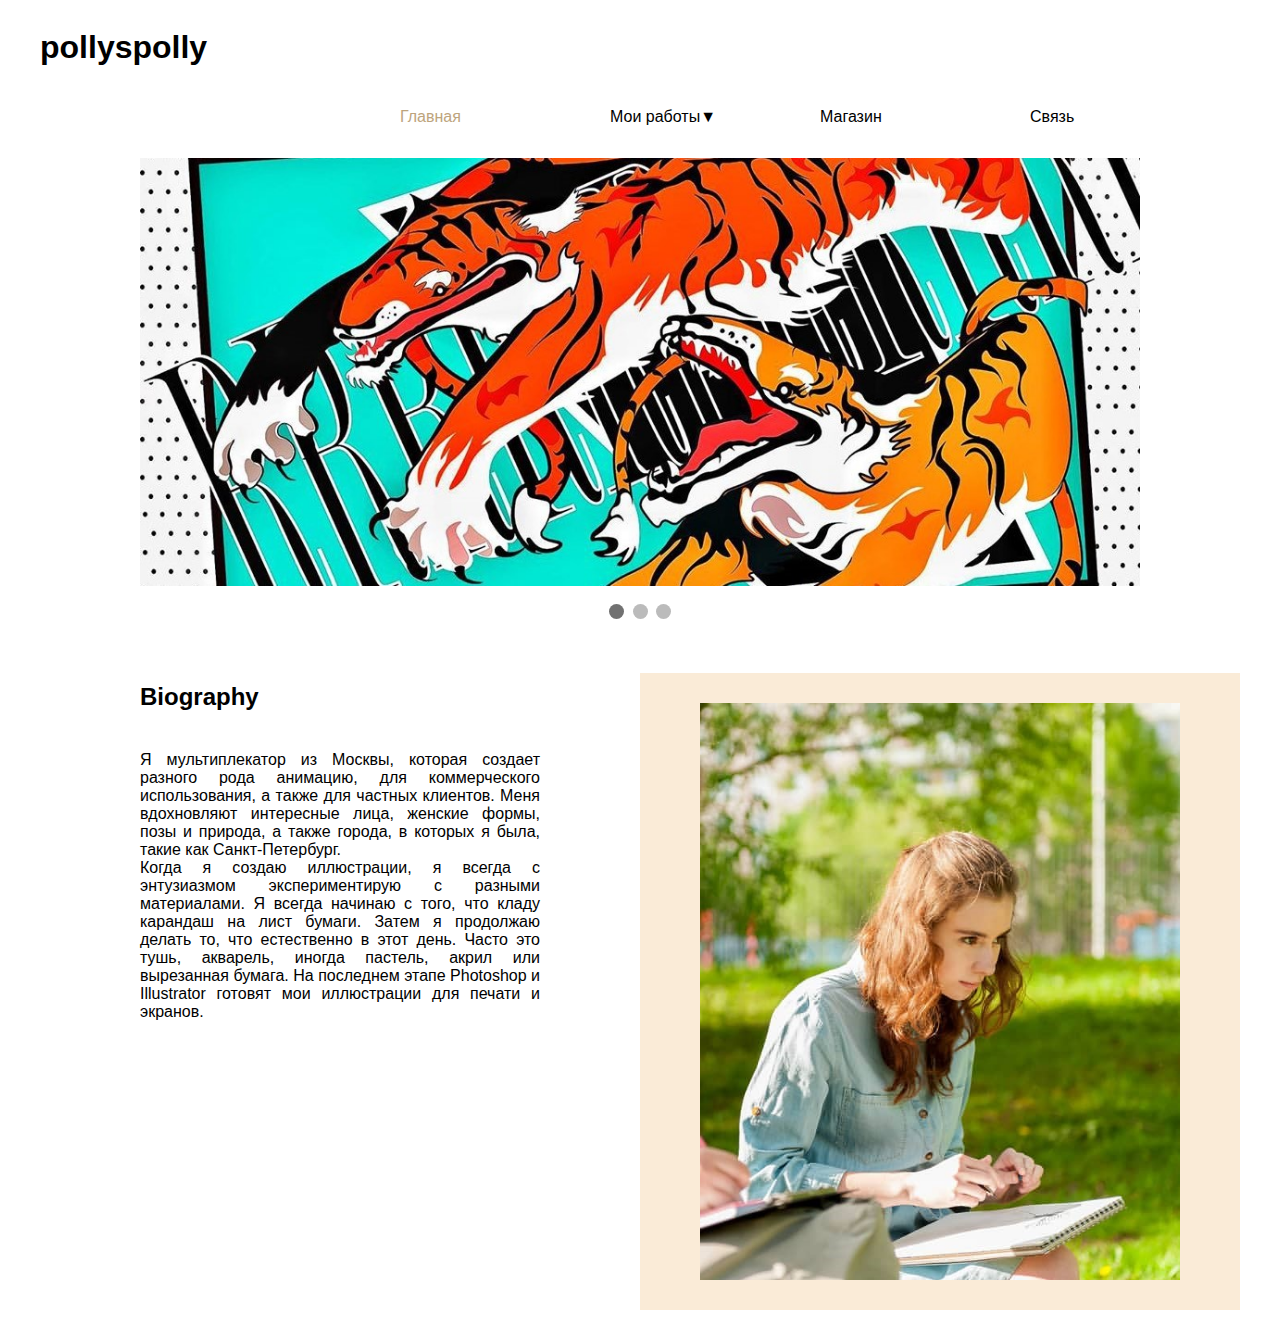
<file: index.html>
<!DOCTYPE html>
<html lang="ru">
<head>
    <meta charset="UTF-8">
    <title>Index</title>
    <link rel="stylesheet" href="style.css" type="text/css">
    <script src="https://ajax.googleapis.com/ajax/libs/jquery/3.5.1/jquery.min.js"></script>
    <script src="js.js"></script>
</head>
<body> 
    <div class="main">
        <div class="header">
            <h1>pollyspolly</h1>
            <div class="hamburger-menu">
                <input id="menu__toggle" type="checkbox" />
                <label class="menu__btn" for="menu__toggle">
                    <span></span>
                </label>
                <ul class="menu__box">
                    <li><a class="menu__item active_nav" href="index.html">Главная</a></li>
                    <!--<li><a class="menu__item headersubmenubottom">Мои работы</a></li>-->
                    <li class="dropdown">
                        <p onclick="tapTapMenu(this)" class="headersubmenubottom menu__item">Мои работы</p>
                        <div class="submenumobile dropdown_aqua">
                            <ul>
                                <li>
                                    <a href="digital.html">Digital art</a>
                                </li>
                                <li>
                                    <a href="traditional.html">Traditional art</a>
                                </li>
                                <li class="dropdown">
                                    <p onclick="tapTapMenu(this)" class="headersubmenuright">Sketch</p>
                                    <div class="submenumobile dropdown_aquamarine">
                                        <ul>
                                            <li>
                                                <a class="hrefyear" href="sketch.html?year=2015">2015</a>
                                            </li>
                                            <li>
                                                <a class="hrefyear" href="sketch.html?year=2016">2016</a>
                                            </li>
                                            <li>
                                                <a class="hrefyear" href="sketch.html?year=2017">2017</a>
                                            </li>
                                            <li>
                                                <a class="hrefyear" href="sketch.html?year=2018">2018</a>
                                            </li>
                                            <li>
                                                <a class="hrefyear" href="sketch.html?year=2019">2019</a>
                                            </li>
                                            <li>
                                                <a class="hrefyear" href="sketch.html?year=2020">2020</a>
                                            </li>
                                        </ul>
                                    </div>
                                </li>
                                <li>
                                    <a href="3D.html">3D art</a>
                                </li>
                                <li>
                                    <a href="characters.html">Персонажи</a>
                                </li>
                            </ul>
                        </div>
                    </li>
                    <li><a class="menu__item" href="shop.html">Магазин</a></li>
                    <li><a class="menu__item" href="contact.html">Связь</a></li>
                </ul>
            </div>
            <div class="menu">
                <ul >
                    <li>
                        <a class="active_nav" href="index.html">Главная</a>
                    </li>
                    <li class="dropdown">
                        <p class="headersubmenubottom">Мои работы</p>
                        <div class="submenu">
                            <ul>
                                <li>
                                    <a href="digital.html">Digital art</a>
                                </li>
                                <li>
                                    <a href="traditional.html">Traditional art</a>
                                </li>
                                <li class="dropdownSketch">
                                    <p class="headersubmenuright">Sketch</p>
                                    <div class="submenu">
                                        <ul>
                                            <li>
                                                <a class="hrefyear" href="sketch.html?year=2015">2015</a>
                                            </li>
                                            <li>
                                                <a class="hrefyear" href="sketch.html?year=2016">2016</a>
                                            </li>
                                            <li>
                                                <a class="hrefyear" href="sketch.html?year=2017">2017</a>
                                            </li>
                                            <li>
                                                <a class="hrefyear" href="sketch.html?year=2018">2018</a>
                                            </li>
                                            <li>
                                                <a class="hrefyear" href="sketch.html?year=2019">2019</a>
                                            </li>
                                            <li>
                                                <a class="hrefyear" href="sketch.html?year=2020">2020</a>
                                            </li>
                                        </ul>
                                    </div>
                                </li>
                                <li>
                                    <a href="3D.html">3D art</a>
                                </li>
                                <li>
                                    <a href="characters.html">Персонажи</a>
                                </li>
                            </ul>
                        </div>
                    </li>
                    <li>
                        <a href="shop.html">Магазин</a>
                    </li>
                    <li>
                        <a href="contact.html">Связь</a>
                    </li>
                </ul>
            </div>
        </div>
        <div class="slider">
            <div class="slideshow-container">

                <div class="mySlides fade">
                    <img src="images/slider/slider1.png">
                </div>

                <div class="mySlides fade">
                    <img src="images/slider/slider2.jpg">
                </div>

                <div class="mySlides fade">
                    <img src="images/slider/PicsArt_11-24-11.04.24.jpg">
                </div>

            </div>
            <br>

            <div class="tochechki">
                <span class="dot"></span>
                <span class="dot"></span>
                <span class="dot"></span>
            </div>
        </div>
        <div class="info">
            <div class="info_text">
                <h2>Biography</h2>
                <p>Я мультиплекатор из Москвы, которая создает разного рода анимацию,
                    для коммерческого использования, а также для частных клиентов.
                    Меня вдохновляют интересные лица, женские формы, позы и природа, а также города,
                    в которых я была, такие как Санкт-Петербург.</p>
                <p>Когда я создаю иллюстрации, я всегда с энтузиазмом экспериментирую с разными материалами.
                    Я всегда начинаю с того, что кладу карандаш на лист бумаги.
                    Затем я продолжаю делать то, что естественно в этот день.
                    Часто это тушь, акварель, иногда пастель, акрил или вырезанная бумага.
                    На последнем этапе Photoshop и Illustrator готовят мои иллюстрации для печати и экранов.</p>
            </div>
            <div class="info_photo">
                <img src="images/photoPolly/glush.png">
            </div>
        </div>

    </div>

</body>
</html>
</file>
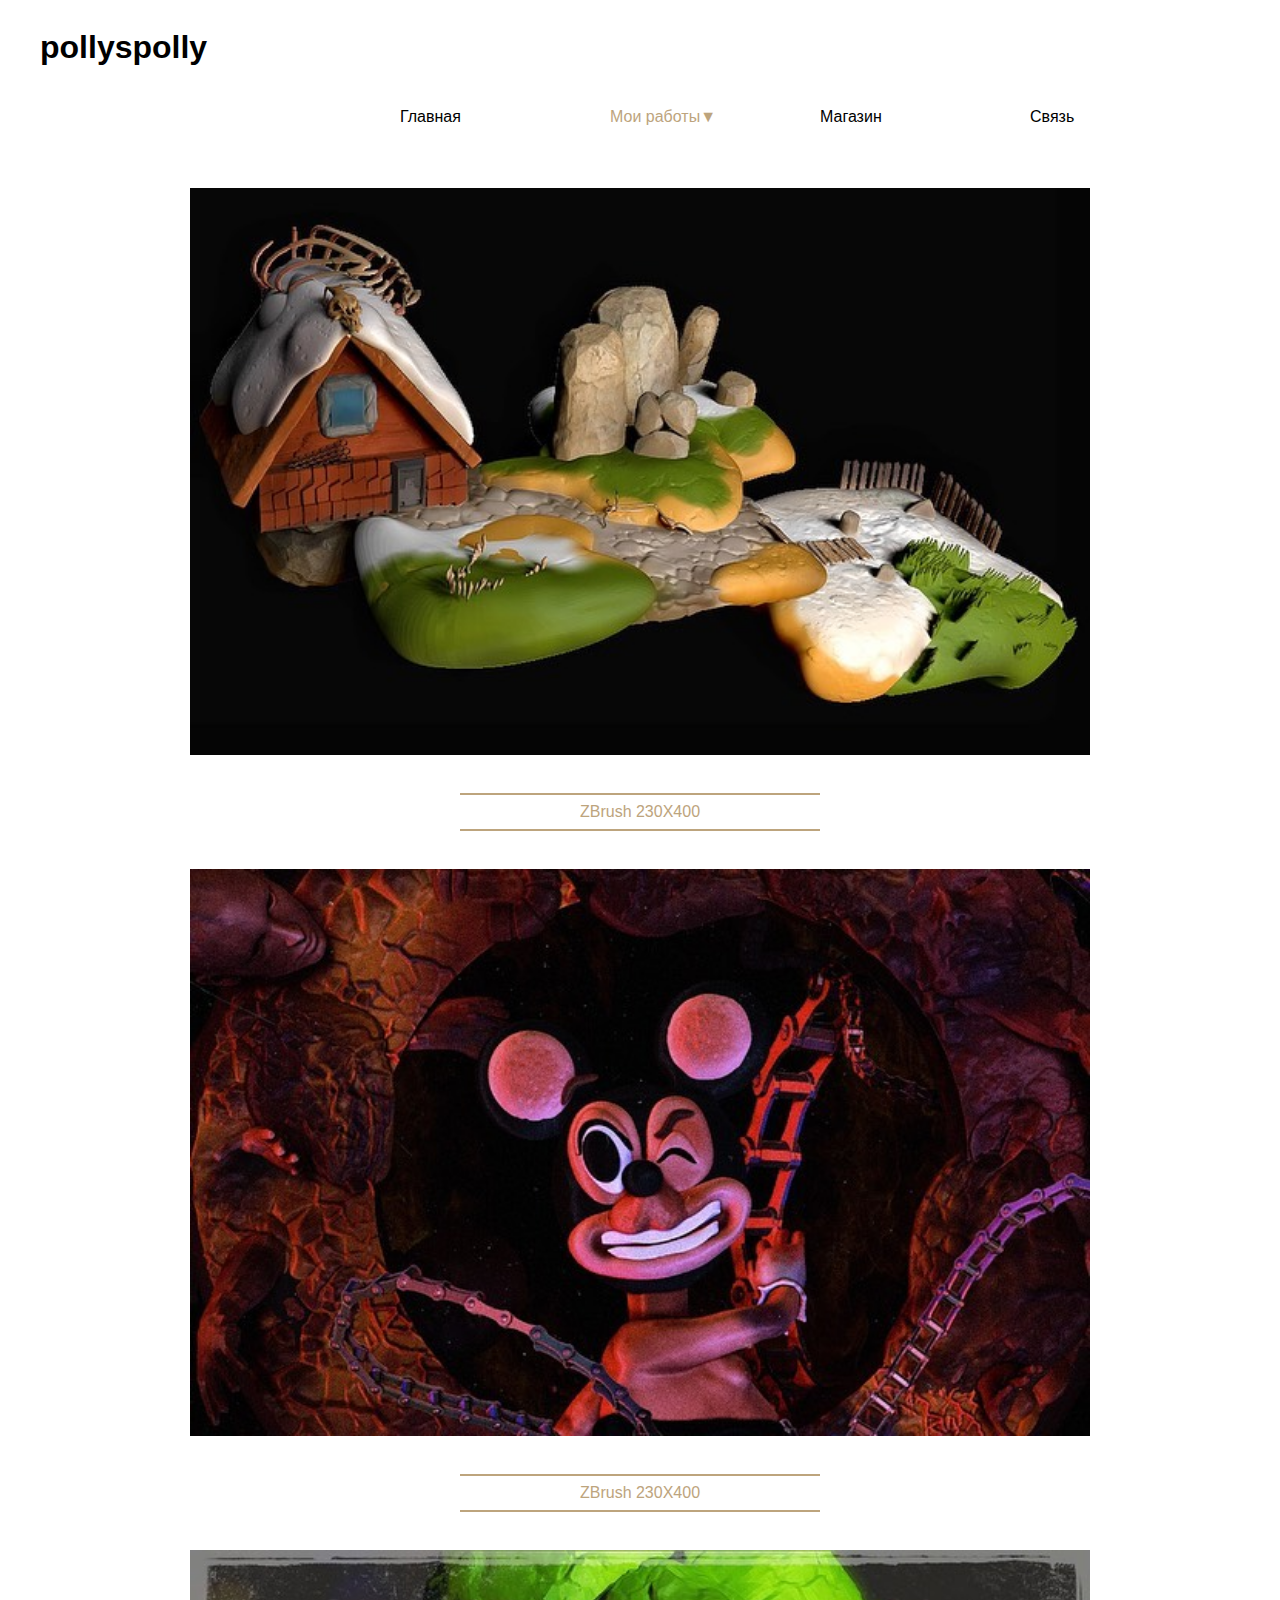
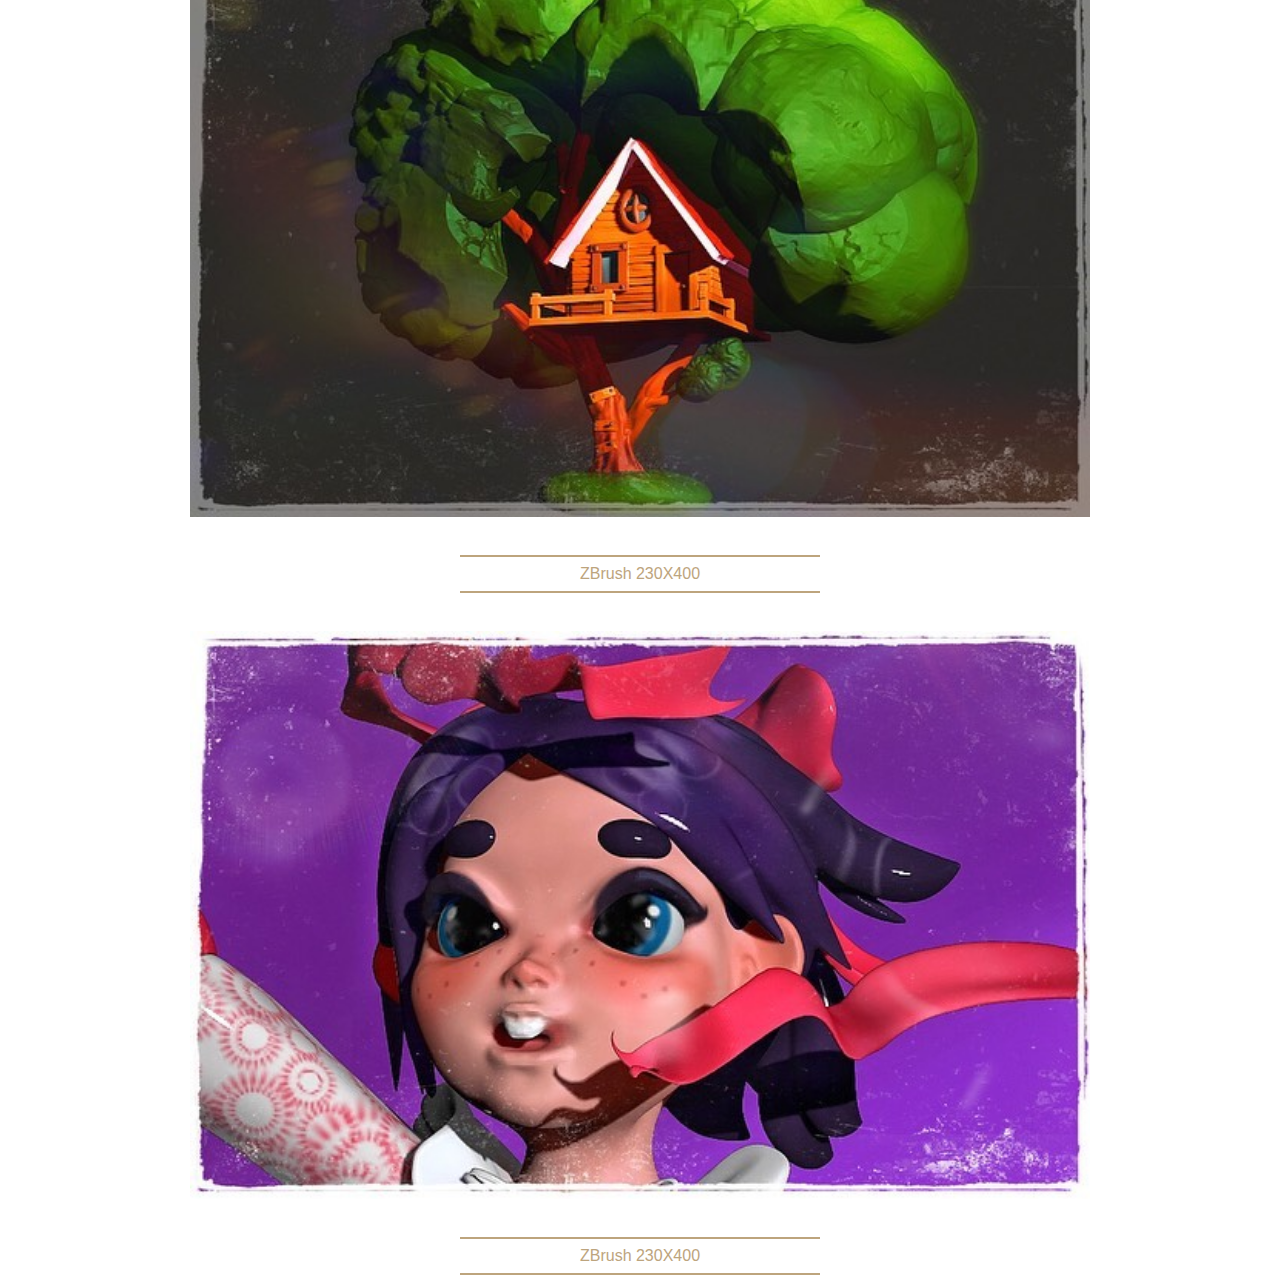
<file: 3D.html>
<!DOCTYPE html>
<html lang="ru">
<head>
    <meta charset="UTF-8">
    <title>3D</title>
    <link rel="stylesheet" href="style.css" type="text/css">
    <script src="https://ajax.googleapis.com/ajax/libs/jquery/3.5.1/jquery.min.js"></script>
    <script src="js.js"></script>
</head>
<body>
    <div class="main">
        <div class="header">
            <h1>pollyspolly</h1>
            <div class="hamburger-menu">
                <input id="menu__toggle" type="checkbox" />
                <label class="menu__btn" for="menu__toggle">
                    <span></span>
                </label>
                <ul class="menu__box">
                    <li><a class="menu__item" href="index.html">Главная</a></li>
                    <!--<li><a class="menu__item headersubmenubottom">Мои работы</a></li>-->
                    <li class="dropdown">

                        <p onclick="tapTapMenu(this)" class="headersubmenubottom menu__item active_nav">Мои работы</p>
                        <div class="submenumobile dropdown_aqua">
                            <ul>
                                <li>
                                    <a href="digital.html">Digital art</a>
                                </li>
                                <li>
                                    <a href="traditional.html">Traditional art</a>
                                </li>
                                <li class="dropdown">
                                    <p onclick="tapTapMenu(this)" class="headersubmenuright">Sketch</p>
                                    <div class="submenumobile dropdown_aquamarine">
                                        <ul>
                                            <li>
                                                <a class="hrefyear" href="sketch.html?year=2015">2015</a>
                                            </li>
                                            <li>
                                                <a class="hrefyear" href="sketch.html?year=2016">2016</a>
                                            </li>
                                            <li>
                                                <a class="hrefyear" href="sketch.html?year=2017">2017</a>
                                            </li>
                                            <li>
                                                <a class="hrefyear" href="sketch.html?year=2018">2018</a>
                                            </li>
                                            <li>
                                                <a class="hrefyear" href="sketch.html?year=2019">2019</a>
                                            </li>
                                            <li>
                                                <a class="hrefyear" href="sketch.html?year=2020">2020</a>
                                            </li>
                                        </ul>
                                    </div>
                                </li>
                                <li>
                                    <a class="active_nav" href="3D.html">3D art</a>
                                </li>
                                <li>
                                    <a href="characters.html">Персонажи</a>
                                </li>
                            </ul>
                        </div>
                    </li>
                    <li><a class="menu__item" href="shop.html">Магазин</a></li>
                    <li><a class="menu__item" href="contact.html">Связь</a></li>
                </ul>
            </div>
            <div class="menu">
                <ul >
                    <li>
                        <a href="index.html">Главная</a>
                    </li>
                    <li class="dropdown">

                        <p class="headersubmenubottom active_nav">Мои работы</p>
                        <div class="submenu">
                            <ul>
                                <li>
                                    <a href="digital.html">Digital art</a>
                                </li>
                                <li>
                                    <a href="traditional.html">Traditional art</a>
                                </li>
                                <li class="dropdownSketch">
                                    <p class="headersubmenuright">Sketch</p>
                                    <div class="submenu">
                                        <ul>
                                            <li>
                                                <a class="hrefyear" href="sketch.html?year=2015">2015</a>
                                            </li>
                                            <li>
                                                <a class="hrefyear" href="sketch.html?year=2016">2016</a>
                                            </li>
                                            <li>
                                                <a class="hrefyear" href="sketch.html?year=2017">2017</a>
                                            </li>
                                            <li>
                                                <a class="hrefyear" href="sketch.html?year=2018">2018</a>
                                            </li>
                                            <li>
                                                <a class="hrefyear" href="sketch.html?year=2019">2019</a>
                                            </li>
                                            <li>
                                                <a class="hrefyear" href="sketch.html?year=2020">2020</a>
                                            </li>
                                        </ul>
                                    </div>
                                </li>
                                <li>
                                    <a class="active_nav" href="3D.html">3D art</a>
                                </li>
                                <li>
                                    <a href="characters.html">Персонажи</a>
                                </li>
                            </ul>
                        </div>
                    </li>
                    <li>
                        <a href="shop.html">Магазин</a>
                    </li>
                    <li>
                        <a href="contact.html">Связь</a>
                    </li>
                </ul>
            </div>
        </div>
        <img onclick="showSlideshand(this)" src="images/d/_pollyspolly__20201104_1.png" class="image3D">

        <div class="modal">
            <div class="modal-content">
                <img class="close" src="images/crestic.svg">
                <!--<span class="close">&times;</span>-->
                <div class="modal-body">
                    <div class="slideshow-containerhand">
                        <div class="prev" onclick="plusSlides(-1)"><p>&#10094;</p></div>
                        <div class="mySlideshand fadehand">
                            <img src="images/d/_pollyspolly__20201104_1.png" style="width:100%">
                        </div>

                        <div class="mySlideshand fadehand">
                            <img src="images/d/_pollyspolly__20201104_4.png" style="width:100%">
                        </div>

                        <div class="mySlideshand fadehand">
                            <img src="images/d/_pollyspolly__20201104_5.png" style="width:100%">
                        </div>
                        <div class="mySlideshand fadehand">
                            <img src="images/d/_pollyspolly__20201104_3.png" style="width:100%">
                        </div>
                        <div class="mySlideshand fadehand">
                            <img src="images/d/_pollyspolly__20201104_2.png" style="width:100%">
                        </div>
                        <div class="next" onclick="plusSlides(1)"><p>&#10095;</p></div>

                    </div>
                </div>
            </div>
        </div>

        <div class="subimg">
            <hr><span>ZBrush 230X400</span><hr>
        </div>

        <img onclick="showSlideshand(this)" src="images/d/_pollyspolly__20201104_12.png" class="image3D">
        <div class="modal">
            <div class="modal-content">
                <img class="close" src="images/crestic.svg">
                <!--<span class="close">&times;</span>-->
                <div class="modal-body">
                    <div class="slideshow-containerhand">
                        <div class="prev" onclick="plusSlides(-1)"><p>&#10094;</p></div>
                        <div class="mySlideshand fadehand">
                            <img src="images/d/_pollyspolly__20201104_12.png" style="width:100%">
                        </div>

                        <div class="mySlideshand fadehand">
                            <img src="images/d/_pollyspolly__20201104_11.png" style="width:100%">
                        </div>

                        <div class="mySlideshand fadehand">
                            <img src="images/d/_pollyspolly__20201104_10.png" style="width:100%">
                        </div>
                        <div class="mySlideshand fadehand">
                            <img src="images/d/_pollyspolly__20201104_9.png" style="width:100%">
                        </div>
                        <div class="mySlideshand fadehand">
                            <img src="images/d/_pollyspolly__20201104_8.png" style="width:100%">
                        </div>
                        <div class="next" onclick="plusSlides(1)"><p>&#10095;</p></div>

                    </div>
                </div>
            </div>
        </div>

        <div class="subimg">
            <hr><span>ZBrush 230X400</span><hr>
        </div>

        <img onclick="showSlideshand(this)" src="images/d/_pollyspolly__20201104_25.png" class="image3D">
        <div class="modal">
            <div class="modal-content">
                <img class="close" src="images/crestic.svg">
                <!--<span class="close">&times;</span>-->
                <div class="modal-body">
                    <div class="slideshow-containerhand">
                        <div class="prev" onclick="plusSlides(-1)"><p>&#10094;</p></div>
                        <div class="mySlideshand fadehand">
                            <img src="images/d/_pollyspolly__20201104_25.png" style="width:100%">
                        </div>

                        <div class="mySlideshand fadehand">
                            <img src="images/d/_pollyspolly__20201104_26.png" style="width:100%">
                        </div>

                        <div class="mySlideshand fadehand">
                            <img src="images/d/_pollyspolly__20201104_27.png" style="width:100%">
                        </div>
                        <div class="next" onclick="plusSlides(1)"><p>&#10095;</p></div>

                    </div>
                </div>
            </div>
        </div>

        <div class="subimg">
            <hr><span>ZBrush 230X400</span><hr>
        </div>

        <img onclick="showSlideshand(this)" src="images/d/_pollyspolly__20201104_32.png" class="image3D">
        <div class="modal">
            <div class="modal-content">
                <img class="close" src="images/crestic.svg">
                <!--<span class="close">&times;</span>-->
                <div class="modal-body">
                    <div class="slideshow-containerhand">
                        <div class="prev" onclick="plusSlides(-1)"><p>&#10094;</p></div>
                        <div class="mySlideshand fadehand">
                            <img src="images/d/_pollyspolly__20201104_32.png" style="width:100%">
                        </div>

                        <div class="mySlideshand fadehand">
                            <img src="images/d/_pollyspolly__20201104_35.png" style="width:100%">
                        </div>
                        <div class="mySlideshand fadehand">
                            <img src="images/d/_pollyspolly__20201104_34.png" style="width:100%">
                        </div>
                        <div class="mySlideshand fadehand">
                            <img src="images/d/_pollyspolly__20201104_33.png" style="width:100%">
                        </div>
                        <div class="next" onclick="plusSlides(1)"><p>&#10095;</p></div>

                    </div>
                </div>
            </div>
        </div>

        <div class="subimg">
            <hr><span>ZBrush 230X400</span><hr>
        </div>

    </div>

</body>
</html>
</file>
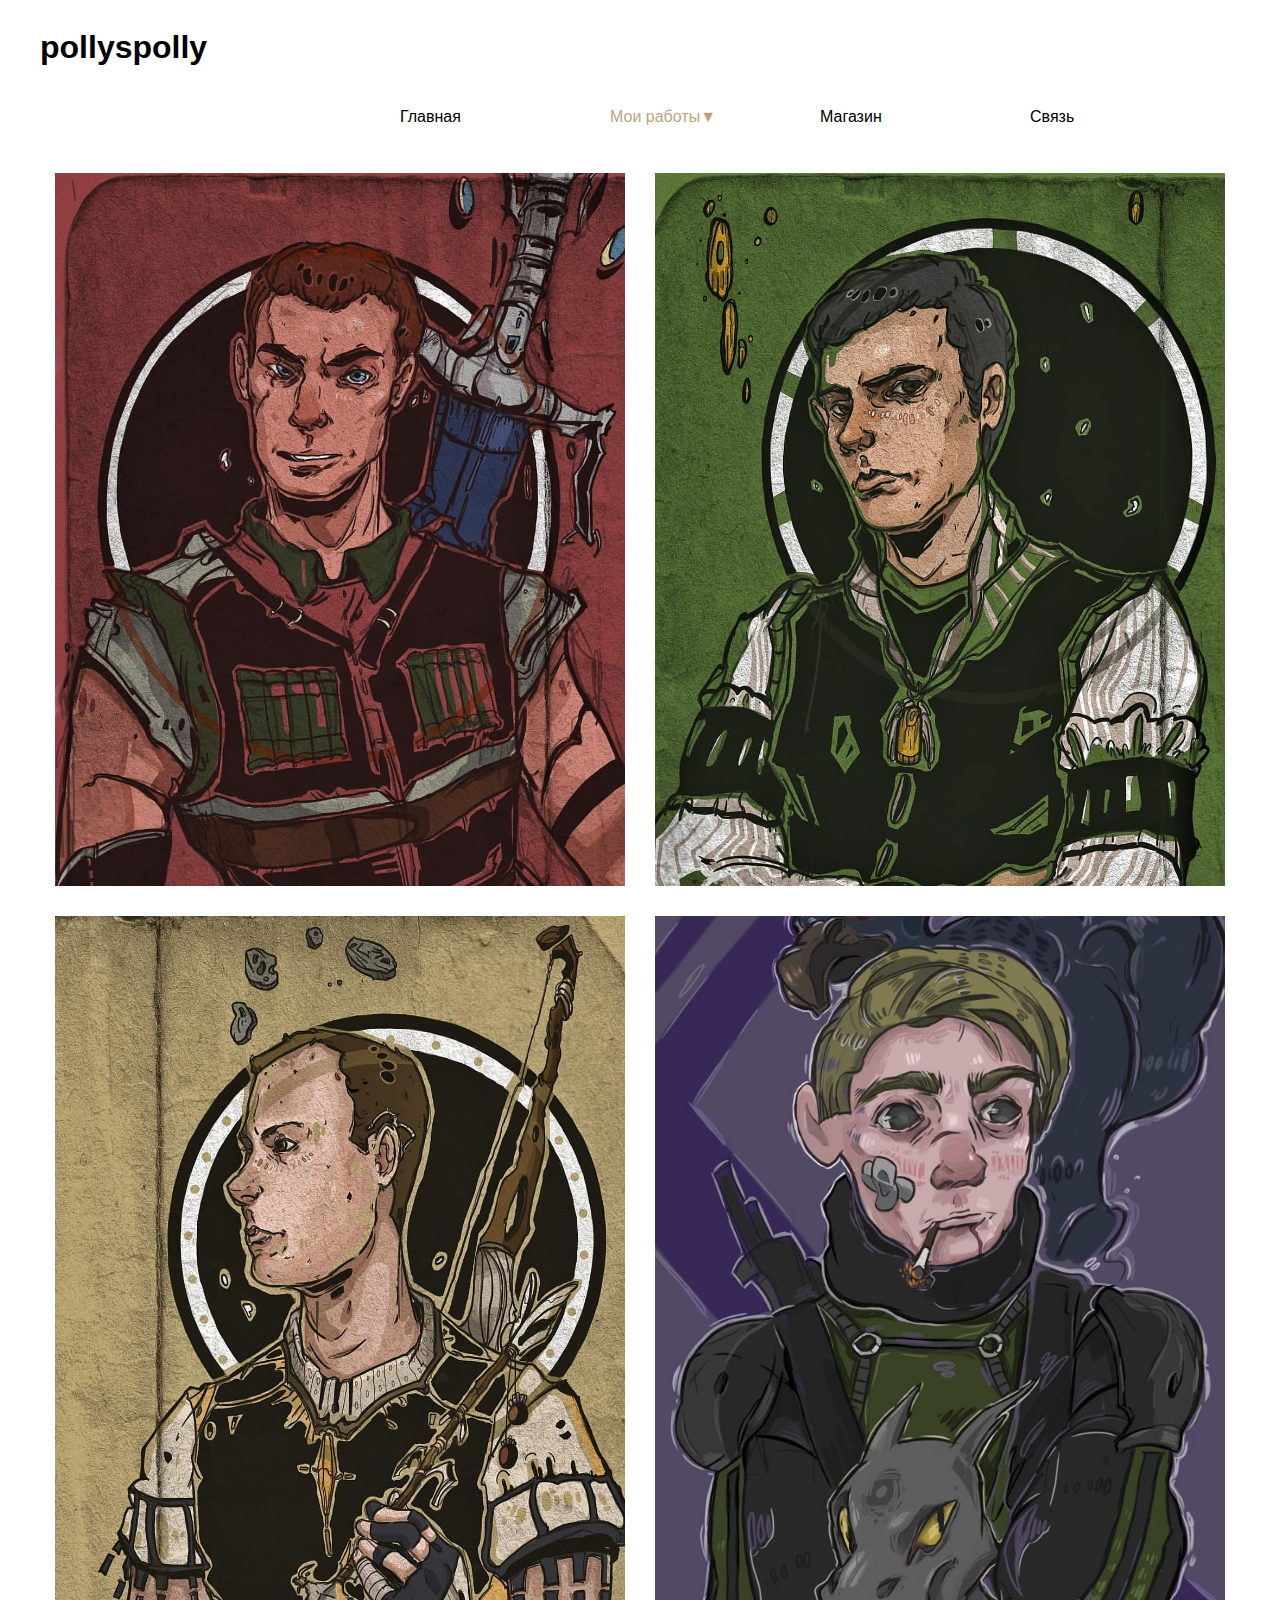
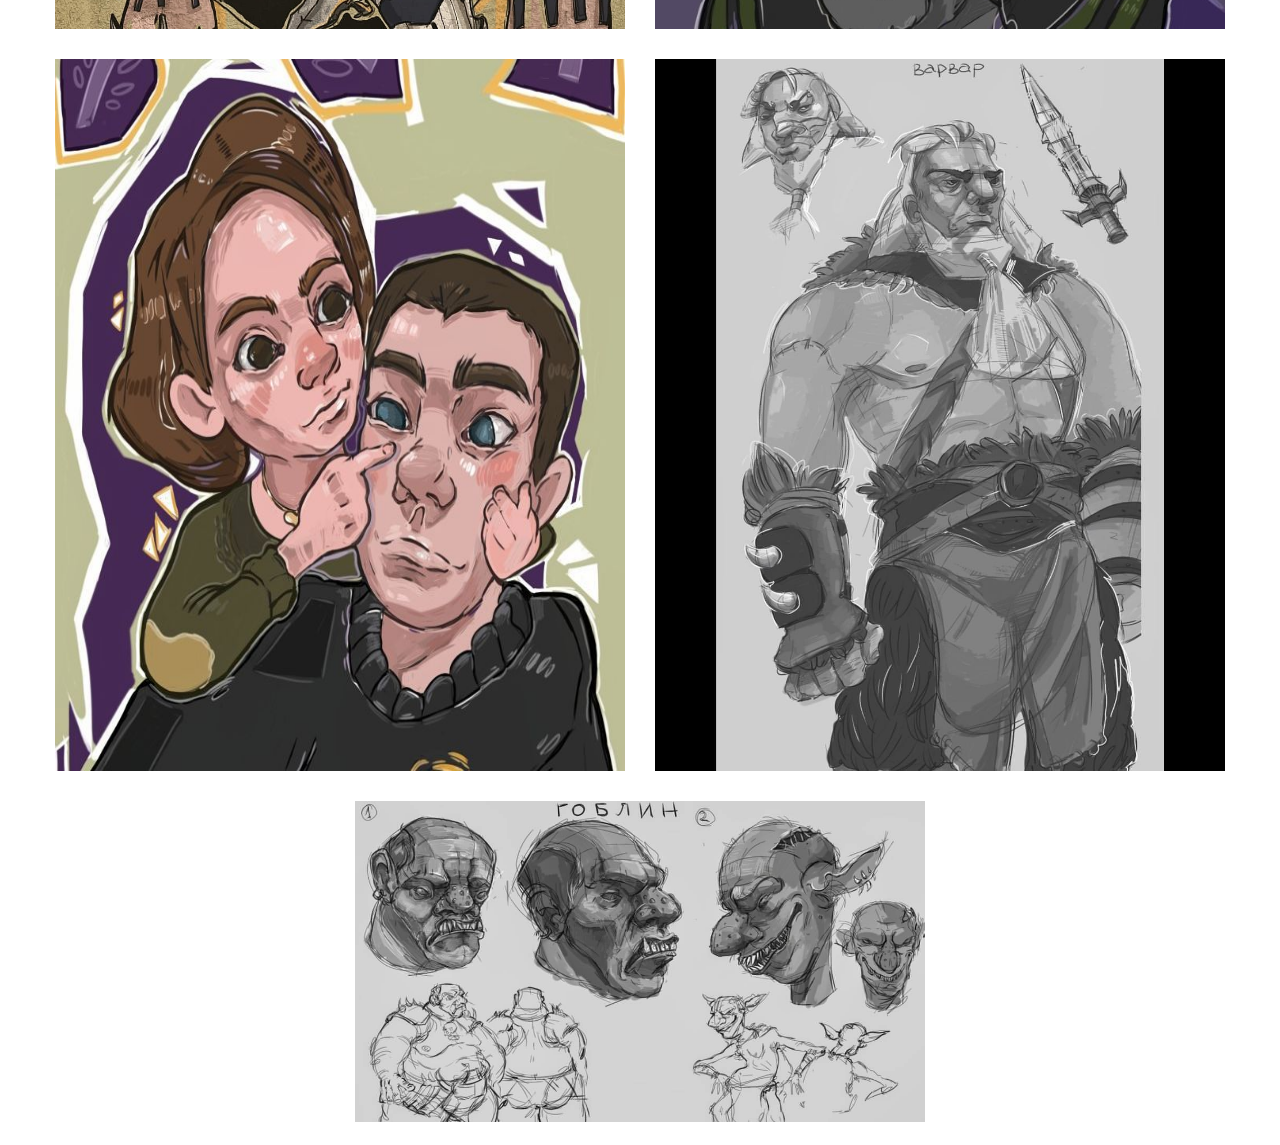
<file: characters.html>
<!DOCTYPE html>
<html lang="ru">
<head>
    <meta charset="UTF-8">
    <title>Characters</title>
    <link rel="stylesheet" href="style.css" type="text/css">
    <script src="https://ajax.googleapis.com/ajax/libs/jquery/3.5.1/jquery.min.js"></script>
    <script src="js.js"></script>
</head>
<body>
<div class="main">
    <div class="header">
        <h1>pollyspolly</h1>
        <div class="hamburger-menu">
            <input id="menu__toggle" type="checkbox" />
            <label class="menu__btn" for="menu__toggle">
                <span></span>
            </label>
            <ul class="menu__box">
                <li><a class="menu__item" href="index.html">Главная</a></li>
                <!--<li><a class="menu__item headersubmenubottom">Мои работы</a></li>-->
                <li class="dropdown">

                    <p onclick="tapTapMenu(this)" class="headersubmenubottom menu__item active_nav">Мои работы</p>
                    <div class="submenumobile dropdown_aqua">
                        <ul>
                            <li>
                                <a href="digital.html">Digital art</a>
                            </li>
                            <li>
                                <a href="traditional.html">Traditional art</a>
                            </li>
                            <li class="dropdown">
                                <p onclick="tapTapMenu(this)" class="headersubmenuright">Sketch</p>
                                <div class="submenumobile dropdown_aquamarine">
                                    <ul>
                                        <li>
                                            <a class="hrefyear" href="sketch.html?year=2015">2015</a>
                                        </li>
                                        <li>
                                            <a class="hrefyear" href="sketch.html?year=2016">2016</a>
                                        </li>
                                        <li>
                                            <a class="hrefyear" href="sketch.html?year=2017">2017</a>
                                        </li>
                                        <li>
                                            <a class="hrefyear" href="sketch.html?year=2018">2018</a>
                                        </li>
                                        <li>
                                            <a class="hrefyear" href="sketch.html?year=2019">2019</a>
                                        </li>
                                        <li>
                                            <a class="hrefyear" href="sketch.html?year=2020">2020</a>
                                        </li>
                                    </ul>
                                </div>
                            </li>
                            <li>
                                <a href="3D.html">3D art</a>
                            </li>
                            <li>
                                <a class="active_nav" href="characters.html">Персонажи</a>
                            </li>
                        </ul>
                    </div>
                </li>
                <li><a class="menu__item" href="shop.html">Магазин</a></li>
                <li><a class="menu__item" href="contact.html">Связь</a></li>
            </ul>
        </div>
        <div class="menu">
            <ul >
                <li>
                    <a href="index.html">Главная</a>
                </li>
                <li class="dropdown">

                    <p class="headersubmenubottom active_nav">Мои работы</p>
                    <div class="submenu">
                        <ul>
                            <li>
                                <a href="digital.html">Digital art</a>
                            </li>
                            <li>
                                <a href="traditional.html">Traditional art</a>
                            </li>
                            <li class="dropdownSketch">
                                <p class="headersubmenuright">Sketch</p>
                                <div class="submenu">
                                    <ul>
                                        <li>
                                            <a class="hrefyear" href="sketch.html?year=2015">2015</a>
                                        </li>
                                        <li>
                                            <a class="hrefyear" href="sketch.html?year=2016">2016</a>
                                        </li>
                                        <li>
                                            <a class="hrefyear" href="sketch.html?year=2017">2017</a>
                                        </li>
                                        <li>
                                            <a class="hrefyear" href="sketch.html?year=2018">2018</a>
                                        </li>
                                        <li>
                                            <a class="hrefyear" href="sketch.html?year=2019">2019</a>
                                        </li>
                                        <li>
                                            <a class="hrefyear" href="sketch.html?year=2020">2020</a>
                                        </li>
                                    </ul>
                                </div>
                            </li>
                            <li>
                                <a href="3D.html">3D art</a>
                            </li>
                            <li>
                                <a class="active_nav" href="characters.html">Персонажи</a>
                            </li>
                        </ul>
                    </div>
                </li>
                <li>
                    <a href="shop.html">Магазин</a>
                </li>
                <li>
                    <a href="contact.html">Связь</a>
                </li>
            </ul>
        </div>
    </div>
    <div class="modal">
        <div class="modal-content">
            <img class="close" src="images/crestic.svg">
            <!--<span class="close">&times;</span>-->
            <div class="modal-body modal-sketch">

            </div>
        </div>
    </div>
    <div class="traditionalImgs">
        <img onclick="clickDigital(this.src)" src="images/Person/_pollyspolly__20201129_47.png">
        <img onclick="clickDigital(this.src)" src="images/Person/_pollyspolly__20201129_53.png">
        <img onclick="clickDigital(this.src)" src="images/Person/_pollyspolly__20201129_59.png">
        <img onclick="clickDigital(this.src)" src="images/Person/_pollyspolly__20201129_67.png">
        <img onclick="clickDigital(this.src)" src="images/Person/_pollyspolly__20201129_74.png">
        <img onclick="clickDigital(this.src)" src="images/Person/_pollyspolly__20201129_86.png">
        <img onclick="clickDigital(this.src)" src="images/Person/_pollyspolly__20201129_85.png">
    </div>


</div>
</body>
</html>
</file>
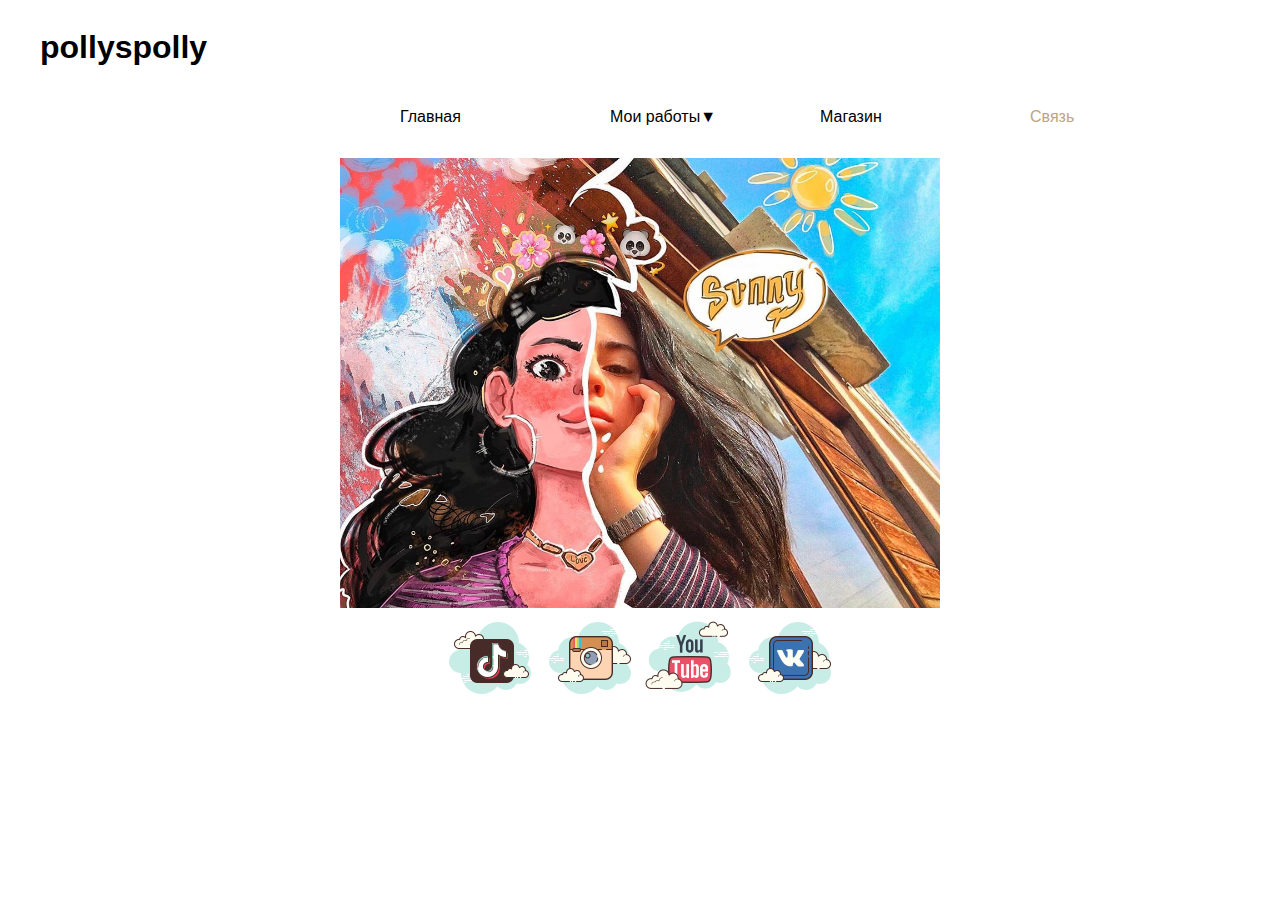
<file: contact.html>
<!DOCTYPE html>
<html lang="ru">
<head>
    <meta charset="UTF-8">
    <title>Contact</title>
    <link rel="stylesheet" href="style.css" type="text/css">
    <script src="https://ajax.googleapis.com/ajax/libs/jquery/3.5.1/jquery.min.js"></script>
    <script src="js.js"></script>
</head>
<body>
    <div class="main">
        <div class="header">
            <h1>pollyspolly</h1>
            <div class="hamburger-menu">
                <input id="menu__toggle" type="checkbox" />
                <label class="menu__btn" for="menu__toggle">
                    <span></span>
                </label>
                <ul class="menu__box">
                    <li><a class="menu__item" href="index.html">Главная</a></li>
                    <!--<li><a class="menu__item headersubmenubottom">Мои работы</a></li>-->
                    <li class="dropdown">
                        <p onclick="tapTapMenu(this)" class="headersubmenubottom menu__item">Мои работы</p>
                        <div class="submenumobile dropdown_aqua">
                            <ul>
                                <li>
                                    <a href="digital.html">Digital art</a>
                                </li>
                                <li>
                                    <a href="traditional.html">Traditional art</a>
                                </li>
                                <li class="dropdown">
                                    <p onclick="tapTapMenu(this)" class="headersubmenuright">Sketch</p>
                                    <div class="submenumobile dropdown_aquamarine">
                                        <ul>
                                            <li>
                                                <a class="hrefyear" href="sketch.html?year=2015">2015</a>
                                            </li>
                                            <li>
                                                <a class="hrefyear" href="sketch.html?year=2016">2016</a>
                                            </li>
                                            <li>
                                                <a class="hrefyear" href="sketch.html?year=2017">2017</a>
                                            </li>
                                            <li>
                                                <a class="hrefyear" href="sketch.html?year=2018">2018</a>
                                            </li>
                                            <li>
                                                <a class="hrefyear" href="sketch.html?year=2019">2019</a>
                                            </li>
                                            <li>
                                                <a class="hrefyear" href="sketch.html?year=2020">2020</a>
                                            </li>
                                        </ul>
                                    </div>
                                </li>
                                <li>
                                    <a href="3D.html">3D art</a>
                                </li>
                                <li>
                                    <a href="characters.html">Персонажи</a>
                                </li>
                            </ul>
                        </div>
                    </li>
                    <li><a class="menu__item" href="shop.html">Магазин</a></li>
                    <li><a class="menu__item active_nav" href="contact.html">Связь</a></li>
                </ul>
            </div>
            <div class="menu">
                <ul >
                    <li>
                        <a href="index.html">Главная</a>
                    </li>
                    <li class="dropdown">
                        <p class="headersubmenubottom">Мои работы</p>
                        <div class="submenu">
                            <ul>
                                <li>
                                    <a href="digital.html">Digital art</a>
                                </li>
                                <li>
                                    <a href="traditional.html">Traditional art</a>
                                </li>
                                <li class="dropdownSketch">
                                    <p class="headersubmenuright">Sketch</p>
                                    <div class="submenu">
                                        <ul>
                                            <li>
                                                <a class="hrefyear" href="sketch.html?year=2015">2015</a>
                                            </li>
                                            <li>
                                                <a class="hrefyear" href="sketch.html?year=2016">2016</a>
                                            </li>
                                            <li>
                                                <a class="hrefyear" href="sketch.html?year=2017">2017</a>
                                            </li>
                                            <li>
                                                <a class="hrefyear" href="sketch.html?year=2018">2018</a>
                                            </li>
                                            <li>
                                                <a class="hrefyear" href="sketch.html?year=2019">2019</a>
                                            </li>
                                            <li>
                                                <a class="hrefyear" href="sketch.html?year=2020">2020</a>
                                            </li>
                                        </ul>
                                    </div>
                                </li>
                                <li>
                                    <a href="3D.html">3D art</a>
                                </li>
                                <li>
                                    <a href="characters.html">Персонажи</a>
                                </li>
                            </ul>
                        </div>
                    </li>
                    <li>
                        <a href="shop.html">Магазин</a>
                    </li>
                    <li>
                        <a class="active_nav" href="contact.html">Связь</a>
                    </li>
                </ul>
            </div>
        </div>
        <div class="contact_img">
            <img src="images/photoPolly/_pollyspolly__20201107_0.png">
        </div>
        <div class="icons">
            <a href="https://vm.tiktok.com/ZSGt8gLD/">
                <img src="images/icons/tiktok.png">
            </a>
            <a href="https://www.instagram.com/_pollyspolly_/">
                <img src="images/icons/instagram.png">
            </a>
            <a href="https://www.youtube.com/channel/UClpxVettYhkG5WcUWSmuiBg">
                <img src="images/icons/youtube.png">
            </a>
            <a href="https://vk.com/id122494833">
                <img src="images/icons/vk.png">
            </a>
        </div>
    </div>
</body>
</html>
</file>
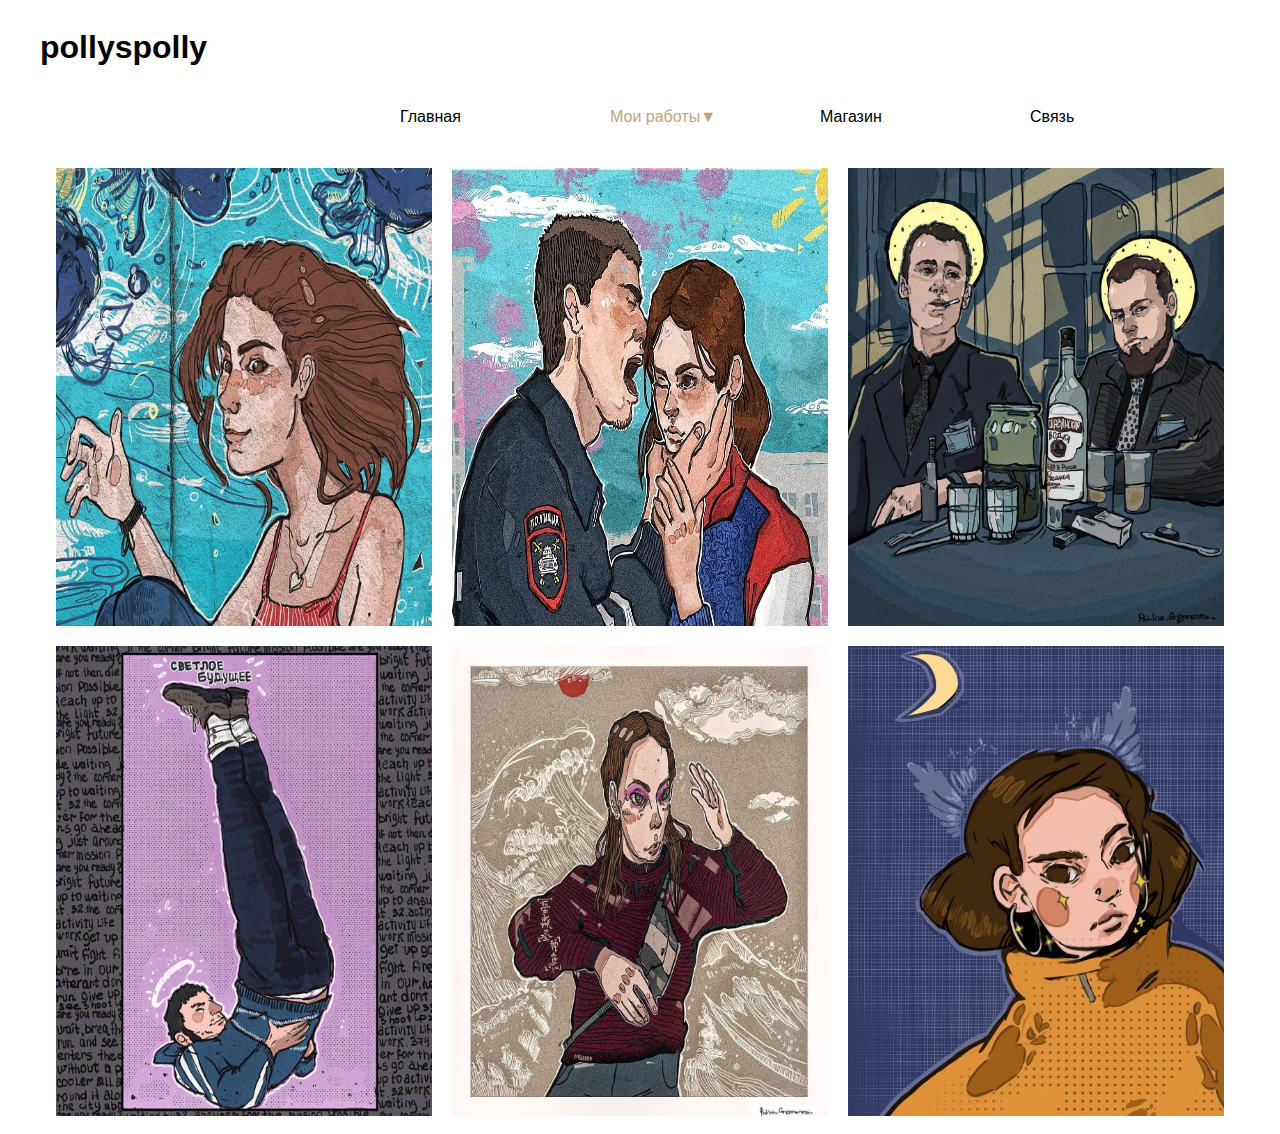
<file: digital.html>
<!DOCTYPE html>
<html lang="ru">
<head>
    <meta charset="UTF-8">
    <title>Digital</title>
    <link rel="stylesheet" href="style.css" type="text/css">
    <script src="https://ajax.googleapis.com/ajax/libs/jquery/3.5.1/jquery.min.js"></script>
    <script src="js.js"></script>
</head>
<body>
    <div class="main">
        <div class="header">
            <h1>pollyspolly</h1>
            <div class="hamburger-menu">
                <input id="menu__toggle" type="checkbox" />
                <label class="menu__btn" for="menu__toggle">
                    <span></span>
                </label>
                <ul class="menu__box">
                    <li><a class="menu__item" href="index.html">Главная</a></li>
                    <!--<li><a class="menu__item headersubmenubottom">Мои работы</a></li>-->
                    <li class="dropdown">

                        <p onclick="tapTapMenu(this)" class="headersubmenubottom menu__item active_nav">Мои работы</p>
                        <div class="submenumobile dropdown_aqua">
                            <ul>
                                <li>
                                    <a class="active_nav" href="digital.html">Digital art</a>
                                </li>
                                <li>
                                    <a href="traditional.html">Traditional art</a>
                                </li>
                                <li class="dropdown">
                                    <p onclick="tapTapMenu(this)" class="headersubmenuright">Sketch</p>
                                    <div class="submenumobile dropdown_aquamarine">
                                        <ul>
                                            <li>
                                                <a class="hrefyear" href="sketch.html?year=2015">2015</a>
                                            </li>
                                            <li>
                                                <a class="hrefyear" href="sketch.html?year=2016">2016</a>
                                            </li>
                                            <li>
                                                <a class="hrefyear" href="sketch.html?year=2017">2017</a>
                                            </li>
                                            <li>
                                                <a class="hrefyear" href="sketch.html?year=2018">2018</a>
                                            </li>
                                            <li>
                                                <a class="hrefyear" href="sketch.html?year=2019">2019</a>
                                            </li>
                                            <li>
                                                <a class="hrefyear" href="sketch.html?year=2020">2020</a>
                                            </li>
                                        </ul>
                                    </div>
                                </li>
                                <li>
                                    <a href="3D.html">3D art</a>
                                </li>
                                <li>
                                    <a href="characters.html">Персонажи</a>
                                </li>
                            </ul>
                        </div>
                    </li>
                    <li><a class="menu__item" href="shop.html">Магазин</a></li>
                    <li><a class="menu__item" href="contact.html">Связь</a></li>
                </ul>
            </div>
            <div class="menu">
                <ul >
                    <li>
                        <a href="index.html">Главная</a>
                    </li>
                    <li class="dropdown">

                        <p class="headersubmenubottom active_nav">Мои работы</p>
                        <div class="submenu">
                            <ul>
                                <li>
                                    <a class="active_nav" href="digital.html">Digital art</a>
                                </li>
                                <li>
                                    <a href="traditional.html">Traditional art</a>
                                </li>
                                <li class="dropdownSketch">
                                    <p class="headersubmenuright">Sketch</p>
                                    <div class="submenu">
                                        <ul>
                                            <li>
                                                <a class="hrefyear" href="sketch.html?year=2015">2015</a>
                                            </li>
                                            <li>
                                                <a class="hrefyear" href="sketch.html?year=2016">2016</a>
                                            </li>
                                            <li>
                                                <a class="hrefyear" href="sketch.html?year=2017">2017</a>
                                            </li>
                                            <li>
                                                <a class="hrefyear" href="sketch.html?year=2018">2018</a>
                                            </li>
                                            <li>
                                                <a class="hrefyear" href="sketch.html?year=2019">2019</a>
                                            </li>
                                            <li>
                                                <a class="hrefyear" href="sketch.html?year=2020">2020</a>
                                            </li>
                                        </ul>
                                    </div>
                                </li>
                                <li>
                                    <a href="3D.html">3D art</a>
                                </li>
                                <li>
                                    <a href="characters.html">Персонажи</a>
                                </li>
                            </ul>
                        </div>
                    </li>
                    <li>
                        <a href="shop.html">Магазин</a>
                    </li>
                    <li>
                        <a href="contact.html">Связь</a>
                    </li>
                </ul>
            </div>
        </div>
        <div class="modal">
            <div class="modal-content">
                <img class="close" src="images/crestic.svg">
                <!--<span class="close">&times;</span>-->
                <div class="modal-body modal-sketch">

                </div>
            </div>
        </div>
        <div class="digitalImgs">
            <img onclick="clickDigital(this.src)" src="images/digital_art/voda.png">
            <img onclick="clickDigital(this.src)" src="images/digital_art/_pollyspolly__20201129_29.png">
            <img onclick="clickDigital(this.src)" src="images/digital_art/_pollyspolly__20201129_39.png">
            <img onclick="clickDigital(this.src)" src="images/digital_art/_pollyspolly__20201129_35.png">
            <img onclick="clickDigital(this.src)" src="images/digital_art/_pollyspolly__20201129_17.png">
            <img onclick="clickDigital(this.src)" src="images/digital_art/_pollyspolly__20201129_43.png">
        </div>


    </div>
</body>
</html>
</file>
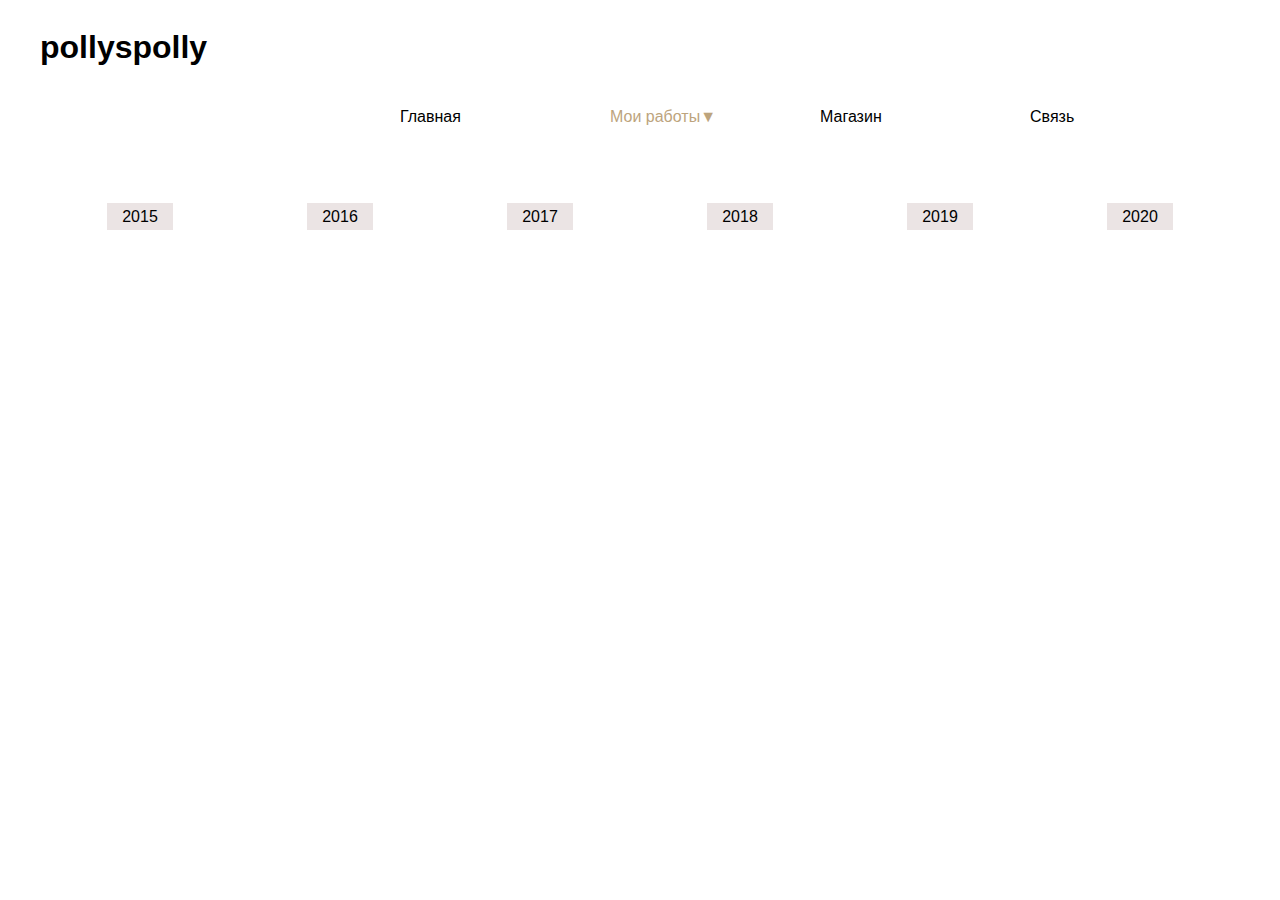
<file: sketch.html>
<!DOCTYPE html>
<html lang="ru">
<head>
    <meta charset="UTF-8">
    <title>Sketch</title>
    <link rel="stylesheet" href="style.css" type="text/css">
    <script src="https://ajax.googleapis.com/ajax/libs/jquery/3.5.1/jquery.min.js"></script>
    <script src="js.js"></script>
</head>
<body>
    <div class="main">
        <div class="header">
            <h1>pollyspolly</h1>
            <div class="hamburger-menu">
                <input id="menu__toggle" type="checkbox" />
                <label class="menu__btn" for="menu__toggle">
                    <span></span>
                </label>
                <ul class="menu__box">
                    <li><a class="menu__item" href="index.html">Главная</a></li>
                    <!--<li><a class="menu__item headersubmenubottom">Мои работы</a></li>-->
                    <li class="dropdown">

                        <p onclick="tapTapMenu(this)" class="headersubmenubottom menu__item active_nav">Мои работы</p>
                        <div class="submenumobile dropdown_aqua">
                            <ul>
                                <li>
                                    <a href="digital.html">Digital art</a>
                                </li>
                                <li>
                                    <a href="traditional.html">Traditional art</a>
                                </li>
                                <li class="dropdown">
                                    <p onclick="tapTapMenu(this)" class="headersubmenuright active_nav">Sketch</p>
                                    <div class="submenumobile dropdown_aquamarine">
                                        <ul>
                                            <li>
                                                <a class="hrefyear" href="sketch.html?year=2015">2015</a>
                                            </li>
                                            <li>
                                                <a class="hrefyear" href="sketch.html?year=2016">2016</a>
                                            </li>
                                            <li>
                                                <a class="hrefyear" href="sketch.html?year=2017">2017</a>
                                            </li>
                                            <li>
                                                <a class="hrefyear" href="sketch.html?year=2018">2018</a>
                                            </li>
                                            <li>
                                                <a class="hrefyear" href="sketch.html?year=2019">2019</a>
                                            </li>
                                            <li>
                                                <a class="hrefyear" href="sketch.html?year=2020">2020</a>
                                            </li>
                                        </ul>
                                    </div>
                                </li>
                                <li>
                                    <a href="3D.html">3D art</a>
                                </li>
                                <li>
                                    <a href="characters.html">Персонажи</a>
                                </li>
                            </ul>
                        </div>
                    </li>
                    <li><a class="menu__item" href="shop.html">Магазин</a></li>
                    <li><a class="menu__item" href="contact.html">Связь</a></li>
                </ul>
            </div>
            <div class="menu">
                <ul >
                    <li>
                        <a href="index.html">Главная</a>
                    </li>
                    <li class="dropdown">

                        <p class="headersubmenubottom active_nav">Мои работы</p>
                        <div class="submenu">
                            <ul>
                                <li>
                                    <a href="digital.html">Digital art</a>
                                </li>
                                <li>
                                    <a href="traditional.html">Traditional art</a>
                                </li>
                                <li class="dropdownSketch">
                                    <p class="headersubmenuright active_nav">Sketch</p>
                                    <div class="submenu">
                                        <ul>
                                            <li>
                                                <a id="nav2015" class="hrefyear" href="sketch.html?year=2015">2015</a>
                                            </li>
                                            <li>
                                                <a id="nav2016" class="hrefyear" href="sketch.html?year=2016">2016</a>
                                            </li>
                                            <li>
                                                <a id="nav2017" class="hrefyear" href="sketch.html?year=2017">2017</a>
                                            </li>
                                            <li>
                                                <a id="nav2018" class="hrefyear" href="sketch.html?year=2018">2018</a>
                                            </li>
                                            <li>
                                                <a id="nav2019" class="hrefyear" href="sketch.html?year=2019">2019</a>
                                            </li>
                                            <li>
                                                <a id="nav2020" class="hrefyear" href="sketch.html?year=2020">2020</a>
                                            </li>
                                        </ul>
                                    </div>
                                </li>
                                <li>
                                    <a href="3D.html">3D art</a>
                                </li>
                                <li>
                                    <a href="characters.html">Персонажи</a>
                                </li>
                            </ul>
                        </div>
                    </li>
                    <li>
                        <a href="shop.html">Магазин</a>
                    </li>
                    <li>
                        <a href="contact.html">Связь</a>
                    </li>
                </ul>
            </div>
        </div>
        <div class="navigationYear">
            <ul>
                <li id="button2015">
                    <a href="sketch.html?year=2015">2015</a>
                </li>
                <li id="button2016">
                    <a href="sketch.html?year=2016">2016</a>
                </li>
                <li id="button2017">
                    <a href="sketch.html?year=2017">2017</a>
                </li>
                <li id="button2018">
                    <a href="sketch.html?year=2018">2018</a>
                </li>
                <li id="button2019">
                    <a href="sketch.html?year=2019">2019</a>
                </li>
                <li id="button2020">
                    <a href="sketch.html?year=2020">2020</a>
                </li>
            </ul>

        </div>
        <div class="modal">
            <div class="modal-content">
                <img class="close" src="images/crestic.svg">
                <!--<span class="close">&times;</span>-->
                <div class="modal-body modal-sketch">

                </div>
            </div>
        </div>
        <div class="sketchImgs">
            <!-- динамика в коде катинки в js-->

        </div>
    </div>

</body>
</html>
</file>
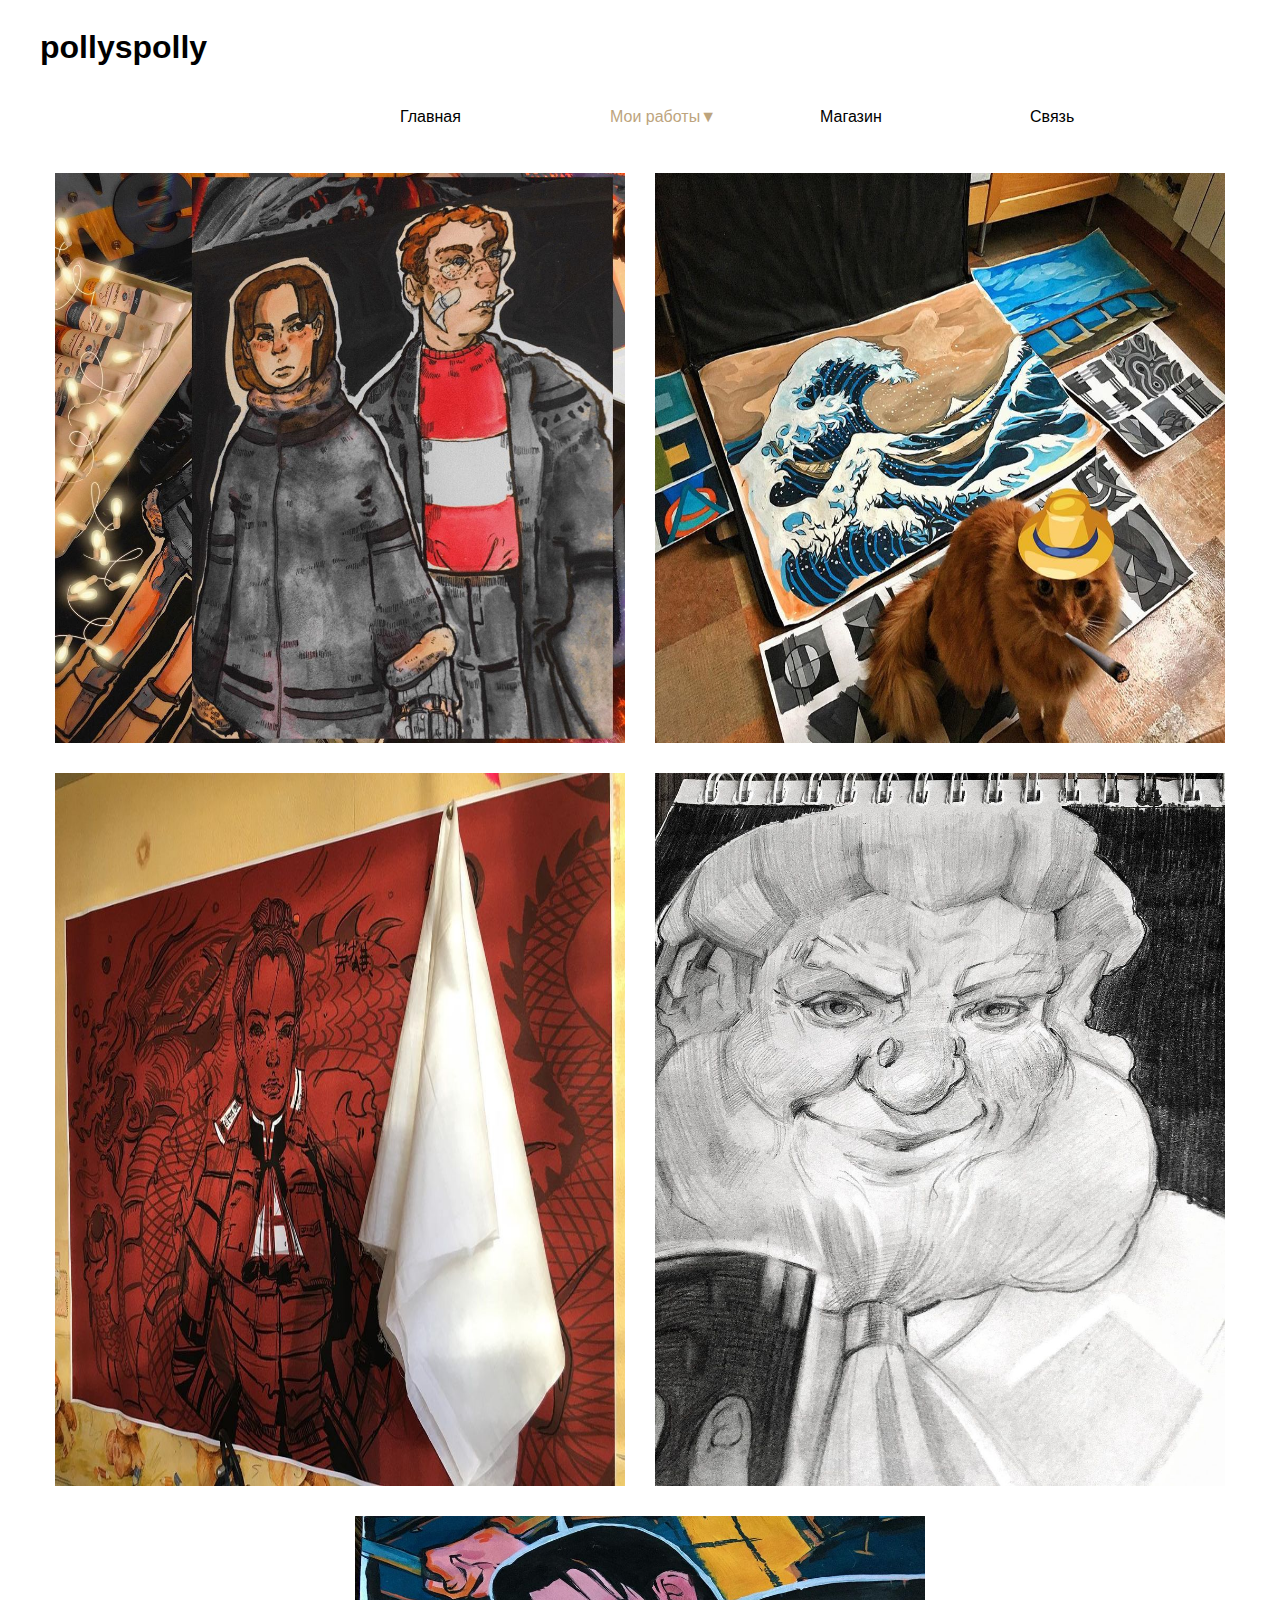
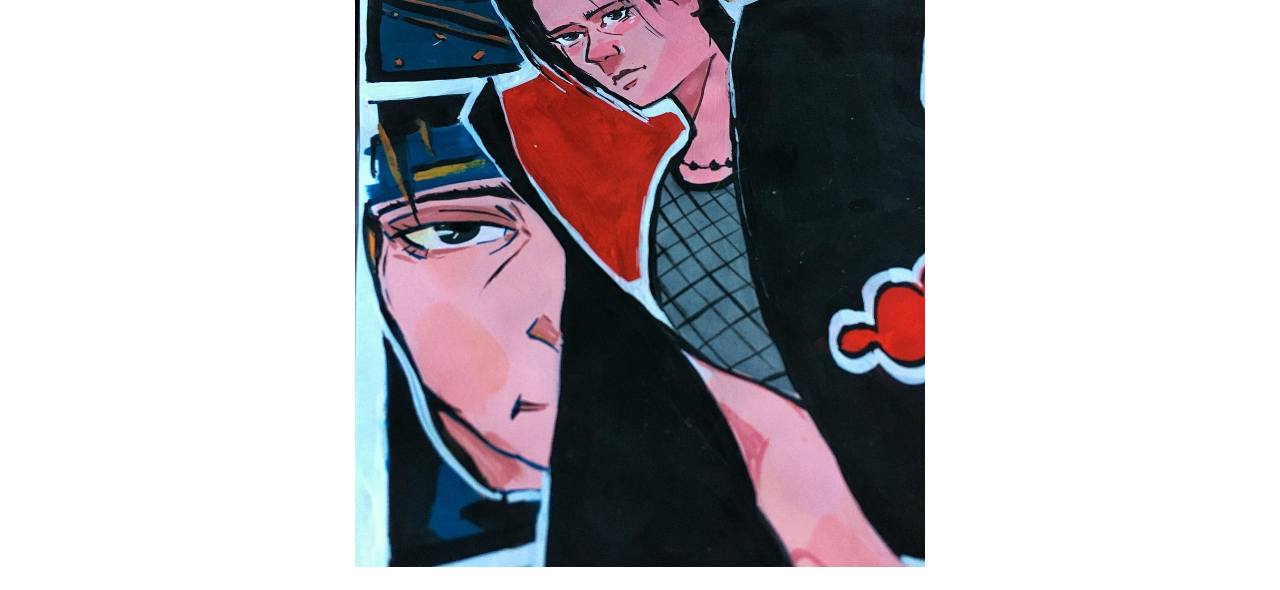
<file: traditional.html>
<!DOCTYPE html>
<html lang="ru">
<head>
    <meta charset="UTF-8">
    <title>Traditional</title>
    <link rel="stylesheet" href="style.css" type="text/css">
    <script src="https://ajax.googleapis.com/ajax/libs/jquery/3.5.1/jquery.min.js"></script>
    <script src="js.js"></script>
</head>
<body>
<div class="main">
    <div class="header">
        <h1>pollyspolly</h1>
        <div class="hamburger-menu">
            <input id="menu__toggle" type="checkbox" />
            <label class="menu__btn" for="menu__toggle">
                <span></span>
            </label>
            <ul class="menu__box">
                <li><a class="menu__item" href="index.html">Главная</a></li>
                <!--<li><a class="menu__item headersubmenubottom">Мои работы</a></li>-->
                <li class="dropdown">

                    <p onclick="tapTapMenu(this)" class="headersubmenubottom menu__item active_nav">Мои работы</p>
                    <div class="submenumobile dropdown_aqua">
                        <ul>
                            <li>
                                <a href="digital.html">Digital art</a>
                            </li>
                            <li>
                                <a class="active_nav" href="traditional.html">Traditional art</a>
                            </li>
                            <li class="dropdown">
                                <p onclick="tapTapMenu(this)" class="headersubmenuright">Sketch</p>
                                <div class="submenumobile dropdown_aquamarine">
                                    <ul>
                                        <li>
                                            <a class="hrefyear" href="sketch.html?year=2015">2015</a>
                                        </li>
                                        <li>
                                            <a class="hrefyear" href="sketch.html?year=2016">2016</a>
                                        </li>
                                        <li>
                                            <a class="hrefyear" href="sketch.html?year=2017">2017</a>
                                        </li>
                                        <li>
                                            <a class="hrefyear" href="sketch.html?year=2018">2018</a>
                                        </li>
                                        <li>
                                            <a class="hrefyear" href="sketch.html?year=2019">2019</a>
                                        </li>
                                        <li>
                                            <a class="hrefyear" href="sketch.html?year=2020">2020</a>
                                        </li>
                                    </ul>
                                </div>
                            </li>
                            <li>
                                <a href="3D.html">3D art</a>
                            </li>
                            <li>
                                <a href="characters.html">Персонажи</a>
                            </li>
                        </ul>
                    </div>
                </li>
                <li><a class="menu__item" href="shop.html">Магазин</a></li>
                <li><a class="menu__item" href="contact.html">Связь</a></li>
            </ul>
        </div>
        <div class="menu">
            <ul >
                <li>
                    <a href="index.html">Главная</a>
                </li>
                <li class="dropdown">

                    <p class="headersubmenubottom active_nav">Мои работы</p>
                    <div class="submenu">
                        <ul>
                            <li>
                                <a href="digital.html">Digital art</a>
                            </li>
                            <li>
                                <a class="active_nav" href="traditional.html">Traditional art</a>
                            </li>
                            <li class="dropdownSketch">
                                <p class="headersubmenuright">Sketch</p>
                                <div class="submenu">
                                    <ul>
                                        <li>
                                            <a class="hrefyear" href="sketch.html?year=2015">2015</a>
                                        </li>
                                        <li>
                                            <a class="hrefyear" href="sketch.html?year=2016">2016</a>
                                        </li>
                                        <li>
                                            <a class="hrefyear" href="sketch.html?year=2017">2017</a>
                                        </li>
                                        <li>
                                            <a class="hrefyear" href="sketch.html?year=2018">2018</a>
                                        </li>
                                        <li>
                                            <a class="hrefyear" href="sketch.html?year=2019">2019</a>
                                        </li>
                                        <li>
                                            <a class="hrefyear" href="sketch.html?year=2020">2020</a>
                                        </li>
                                    </ul>
                                </div>
                            </li>
                            <li>
                                <a href="3D.html">3D art</a>
                            </li>
                            <li>
                                <a href="characters.html">Персонажи</a>
                            </li>
                        </ul>
                    </div>
                </li>
                <li>
                    <a href="shop.html">Магазин</a>
                </li>
                <li>
                    <a href="contact.html">Связь</a>
                </li>
            </ul>
        </div>
    </div>
    <div class="modal">
        <div class="modal-content">
            <img class="close" src="images/crestic.svg">
            <!--<span class="close">&times;</span>-->
            <div class="modal-body modal-sketch">

            </div>
        </div>
    </div>
    <div class="traditionalImgs">
        <img onclick="clickDigital(this.src)" src="images/traditional_art/_pollyspolly__20201103_10.png">
        <img onclick="clickDigital(this.src)" src="images/traditional_art/_pollyspolly__20201103_46.png">
        <img onclick="clickDigital(this.src)" src="images/traditional_art/_pollyspolly__20201129_0.png">
        <img onclick="clickDigital(this.src)" src="images/traditional_art/_pollyspolly__20201129_7.png">
        <img onclick="clickDigital(this.src)" src="images/traditional_art/_pollyspolly__20201129_5.png">
    </div>


</div>
</body>
</html>
</file>
<file: style.css>
* {box-sizing: border-box;}
a:visited, a:active, a{
    color: inherit;
}
body{
    font-family: Helvetica Neue, Helvetica, Arial, sans-serif;
}
ul{
    all: unset;
    list-style: none;
}
.main{
    max-width: 1200px;
    margin: 0 auto;
}
.tochechki{
    text-align:center;
}
.headersubmenuright:after{
    content: "\2192";
}
.headersubmenubottom:after{
    content: '\25BC';
}
.header{
    height: 150px;
    display: flex;
}
.header h1{
    width:30%;
}
.header .menu{
    width:70%;
}
.hamburger-menu{
    display: none;
}
.menu>ul {
    display: flex;
    align-items: flex-end;
    margin-top: 100px;
}

.menu a, p {
    all:unset;
}
a.active_nav, p.active_nav {
    color: #BDA47D;
}
.menu a:hover,.menu p:hover, .hamburger-menu a:hover,.hamburger-menu p:hover{/*наведение на пункты меню*/
    cursor: pointer;
    color: #BDA47D;
}

.menu>ul li{
    width:25%;
}
.submenu, .submenumobile{
    display: none;
}
.submenu>ul li{
    display: block;
    width: 150px;
}

.dropdown,.dropdownSketch{
    position: relative;
    display: inline-block;
}
.dropdown:hover>.submenu{
    border-radius: 5px;
    display: block;
    position: absolute;
    z-index: 100;
    background-color: beige;
    width: 150px;
}


.dropdownSketch:hover>.submenu{
    border-radius: 5px;
    display: block;
    position: absolute;
    left: 150px;
    top: -5px;
    z-index: 100;
    background-color: beige;
    width: 150px;
}

.submenu li::before{
    margin-right: 20px;
    content: "\25B8";
    font-size: 2em;
    color: #C4C4C4;
}
.mySlides {display: none;}
.mySlides img {
    vertical-align: middle;
    width: 100%;
}

/* Slideshow container */
.slideshow-container {
    max-width: 1000px;
    position: relative;
    margin: auto;
}
/* The dots/bullets/indicators */
.dot {
    height: 15px;
    width: 15px;
    margin: 0 2px;
    background-color: #bbb;
    border-radius: 50%;
    display: inline-block;
    transition: background-color 0.6s ease;
}

.active {
    background-color: #717171;
}

/* Fading animation */
.fade {
    -webkit-animation-name: fade;
    -webkit-animation-duration: 1.5s;
    animation-name: fade;
    animation-duration: 1.5s;
}

@-webkit-keyframes fade {
    from {opacity: .4}
    to {opacity: 1}
}

@keyframes fade {
    from {opacity: .4}
    to {opacity: 1}
}
.info {
    /*flex-direction: row-reverse;*/
    margin-top: 50px;
    display: flex;
}
.info_text,.info_photo{
    width: 50%;
}
.info_text{
    padding: 10px;
    text-align: justify;
}
.info_text p,.info_text h2{
    display: block;
    max-width: 400px;
    margin: 0 auto;
}
.info_text h2{
    padding-bottom: 40px;
}
.info_photo{
    background-color: antiquewhite;
}
.info_photo img{
    margin: 30px auto;
    display: block;
    max-width: 80%;
}
.image3D{
    display: block;
    width: 80%;
    margin: 0 auto;
    padding: 30px;
}
.contact_img{
    width: 100%;
}
.contact_img img{
    display: block;
    width: 50%;
    height: auto;
    margin: 0 auto;
}
.icons{
    width: 100%;
    display: flex;
    justify-content: center;
}
.icons img{
    max-width: 100px;
}
.shop_text{
    padding-top: 30px;
    display: block;
    text-align: center;
    color: #593a1e;
    font-size: 1.5em;
}

.mySlideshand {
    display: none;
    width:100%;
    margin: auto;
}
.mySlideshand img {vertical-align: middle;}

/* Slideshow container */
.slideshow-containerhand {
    max-width: 1000px;
    margin: auto;
    display: flex;
}

/* Next & previous buttons */
.prev, .next {
    cursor: pointer;

    width: auto;
    padding: 16px;
    margin: auto;
    color: white;
    font-weight: bold;
    font-size: 18px;
    transition: 0.6s ease;
    border-radius: 0 3px 3px 0;
    user-select: none;
}
.prev p, .next p {
    vertical-align: middle;
    display: inline-block;
    height: 30px;
}

/* Position the "next button" to the right */
.next {
    right: 0;
    border-radius: 3px 0 0 3px;
}

/* On hover, add a black background color with a little bit see-through */
.prev:hover, .next:hover {
    background-color: rgba(0,0,0,0.8);
}

/* Fading animation */
.fadehand {
    -webkit-animation-name: fadehand;
    -webkit-animation-duration: 1.5s;
    animation-name: fadehand;
    animation-duration: 1.5s;
}

@-webkit-keyframes fadehand {
    from {opacity: .4}
    to {opacity: 1}
}

@keyframes fadehand {
    from {opacity: .4}
    to {opacity: 1}
}
/*стили для модального окна*/
.modal {
    display: none;
    position: fixed;
    z-index: 999;
    left: 0;
    top: 0;
    width: 100%;
    height: 100%;
    overflow-y: hidden;
    background-color: rgba(0,0,0,0.9);
}


.modal-content {
    position: relative;
    margin: auto;
    padding: 0;
    width: 100%;
    height: 100vh;
    -webkit-animation-name: animatetop;
    -webkit-animation-duration: 0.4s;
    animation-name: animatetop;
    animation-duration: 0.4s
}


@-webkit-keyframes animatetop {
    from {top:-300px; opacity:0}
    to {top:0; opacity:1}
}

@keyframes animatetop {
    from {top:-300px; opacity:0}
    to {top:0; opacity:1}
}
.subimg{
    width: 30%;
    margin: 0 auto;
    text-align: center;
    color: #BDA47D;
}
.subimg hr{
    background-color: #BDA47D;
    border: 1px solid #BDA47D;
}
.close {
    width: 30px;
    height: 30px;
    position: fixed;
    right: 250px;
    top: 10px;
}
.close:hover,
.close:focus {
    cursor: pointer;
}
.modal-body {
    height: auto;
    margin-top: 30px;
}
.modal-sketch{
    max-width: 100%;
}
.modal-sketch img{
    display: block;
    max-height: 80vh;
    margin: 0 auto;
    width: auto;
}
.sketchImgs img:hover, .digitalImgs img:hover, .traditionalImgs img:hover{
    cursor: pointer;
}
.digitalImgs, .traditionalImgs, .sketchImgs{
    display: flex;
    justify-content: center;
    flex-wrap: wrap;
}
.digitalImgs img{
    width: 33%;
    padding: 10px;
}
.traditionalImgs img{
    width: 50%;
    padding: 15px;
}
.sketchImgs img{
    width: 33%;
    padding: 5px;
}
.navigationYear{
    margin-top: 50px;
    margin-bottom: 20px;
}
.navigationYear ul{
    display: flex;
    width: 100%;
    flex-wrap: wrap;
    justify-content: space-around;
}
.navigationYear ul li a{
    text-decoration: none;
    background-color: #EBE4E4;
    padding: 5px 15px;
}
.navigationYear ul li a:hover{
    background-color: #BDA47D;
}
.classButtonBackground a{
    background-color: #BDA47D !important;
}
@media screen and (max-width: 1400px) {
    .close {
        right: 10px;
    }
}
@media screen and (max-width: 800px){
    .modal-sketch img{
        width: 80vw;
        height: auto;
    }
}
/*М О Б И Л Ь Н А Я   В Е Р С Т К А*/
@media screen and (max-width: 650px) {
    .shop_text{
        font-size: 1em;
    }
    .submenumobile>ul li{
        display: block;
        width: 100%;
        padding: 12px 24px;
        color: #333;
        font-size: 15px;
    }
    /*.dropdown:focus>.submenumobile, .dropdown:active>.submenumobile{
        display: block;
    }*/
    .dropdown_aquamarine{
        background-color: #e9e1b0;
    }
    .dropdown_aqua{
        background-color: #c8e5b3;
    }
    .submenumobile>ul li a{
        text-decoration: none;
    }
    .menu{
        display: none;
    }
    .hamburger-menu{
        display: block;
        position: fixed;
        right: 20px;
        top:20px;
        z-index: 500;
    }
    /* скрываем чекбокс */
    #menu__toggle {
        opacity: 0;
    }
    /* стилизуем кнопку */
    .menu__btn {
        display: flex; /* используем flex для центрирования содержимого */
        align-items: center;  /* центрируем содержимое кнопки */
        position: fixed;
        top: 20px;
        right: 20px;
        width: 26px;
        height: 26px;
        cursor: pointer;
        z-index: 1;
    }
    /* добавляем "гамбургер" */
    .menu__btn > span,
    .menu__btn > span::before,
    .menu__btn > span::after {
        display: block;
        position: absolute;
        width: 100%;
        height: 2px;
        background-color: #BDA47D;
    }
    .menu__btn > span::before {
        content: '';
        top: -8px;
    }
    .menu__btn > span::after {
        content: '';
        top: 8px;
    }
    /* контейнер меню */
    .menu__box {
        display: block;
        position: fixed;
        visibility: hidden;
        top: 0;
        right: -100%;
        width: 300px;
        height: 100%;
        margin: 0;
        padding: 80px 0;
        list-style: none;
        text-align: center;
        background-color: #faebd7;
        box-shadow: 1px 0px 6px rgba(0, 0, 0, .2);
    }
    /* элементы меню */
    .menu__item {
        display: block;
        padding: 12px 24px;
        color: #333;
        font-size: 20px;

        text-decoration: none;
    }
    .menu__item p{
        margin: 0px;
        padding: 10px;
    }
    .menu__item:hover {
        background-color: #ffcc99;
    }
    #menu__toggle:checked ~ .menu__btn > span {
        transform: rotate(45deg);
    }
    #menu__toggle:checked ~ .menu__btn > span::before {
        top: 0;
        transform: rotate(0);
    }
    #menu__toggle:checked ~ .menu__btn > span::after {
        top: 0;
        transform: rotate(90deg);
    }
    #menu__toggle:checked ~ .menu__box {
        visibility: visible;
        right: 0;
    }
    .menu__btn > span,
    .menu__btn > span::before,
    .menu__btn > span::after {
        transition-duration: .25s;
    }
    .menu__box {
        transition-duration: .25s;
    }
    .menu__item {
        transition-duration: .25s;
    }
    .info_text, .info_photo{
        width: 100%;
    }
    .info{
        display: block;
        width: 100%;
    }
}
@media screen and (max-width: 450px){
    .icons img{
        max-width: 50px;
    }
    .navigationYear ul li{
        width: 33%;
        padding-bottom: 15px;
    }
    .navigationYear ul li a{
        display: block;
        margin: 0 auto;
        text-align: center;
    }
}
</file>
